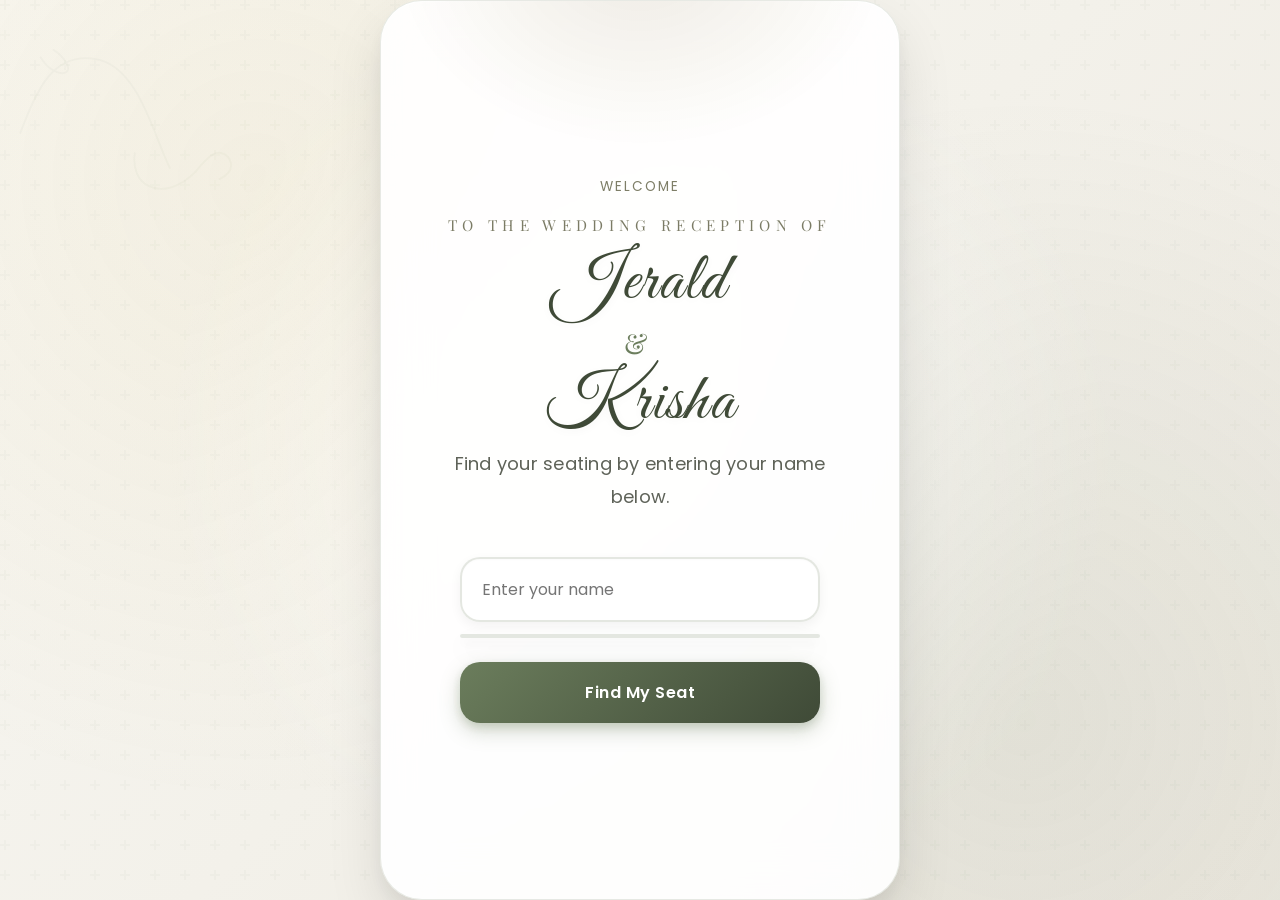
<file: templates/index.html>
<!DOCTYPE html>
<html>
<head>
    <meta name="viewport" content="width=device-width, initial-scale=1">
    <title>Welcome</title>
    <link rel="stylesheet" href="/static/style.css">
    <link href="https://fonts.googleapis.com/css2?family=Great+Vibes&family=Playfair+Display:wght@400;500;600&family=Poppins:wght@300;400;500&display=swap" rel="stylesheet">
</head>
<body>
    <div class="container">
        <div class="hero">
            <div class="eyebrow">Welcome</div>
            <p class="intro">to the wedding reception of</p>
            <h1>Jerald <span class="amp">&amp;</span> Krisha</h1>
            <p class="lead">Find your seating by entering your name below.</p>
        </div>

        <form method="POST" autocomplete="off">
            <input 
                type="text" 
                id="nameInput"
                name="name" 
                placeholder="Enter your name"
                required
                inputmode="text"
            >

            <div id="suggestions" class="suggestions-box"></div>

            <button type="submit">Find My Seat</button>
        </form>
    </div>

    <script>
        const input = document.getElementById("nameInput");
        const suggestionsBox = document.getElementById("suggestions");

        input.addEventListener("input", async () => {
            const query = input.value;

            if (query.length < 1) {
                suggestionsBox.innerHTML = "";
                return;
            }

            const res = await fetch(`/search?q=${query}`);
            const data = await res.json();

            suggestionsBox.innerHTML = "";

            data.results.forEach(guest => {
                const div = document.createElement("div");
                div.classList.add("suggestion-item");
                div.textContent = guest.name;

                div.onclick = () => {
                    window.location.href = `/guest/${guest.id}`;
                };

                suggestionsBox.appendChild(div);
            });
        });

        document.addEventListener("click", (e) => {
            if (!e.target.closest("form")) {
                suggestionsBox.innerHTML = "";
            }
        });
    </script>
</body>
</html>
</file>
<file: static/style.css>
:root {
    --olive: #6b7d5c;
    --olive-dark: #3f4a37;
    --bg: #f7f6f2;
    --soft: #ede9e1;
    --text: #3b3f36;
    --border: rgba(107,125,92,0.18);
    --card: rgba(255,255,255,0.78);
    --gold: #d4af37;
    --rose: #f8e8e8;
    --accent: #e8f4e8;
}

/* RESET */
* {
    margin: 0;
    padding: 0;
    box-sizing: border-box;
}

html, body {
    width: 100%;
    height: 100%;
    overflow-x: hidden;
    -webkit-text-size-adjust: 100%;
}

/* BODY - WEDDING ATMOSPHERE */
body {
    font-family: 'Poppins', sans-serif;
    background: linear-gradient(135deg, #f8f7f3 0%, #f3f1ea 50%, #ede9e1 100%);
    color: var(--text);

    min-height: 100vh;
    min-height: 100dvh;

    display: flex;
    flex-direction: column;

    position: relative;
}

/* SOFT ROMANTIC BACKDROP */
body::before {
    content: "";
    position: fixed;
    inset: 0;
    background:
        radial-gradient(circle at 20% 20%, rgba(212,175,55,0.08), transparent 50%),
        radial-gradient(circle at 80% 80%, rgba(107,125,92,0.10), transparent 50%),
        radial-gradient(circle at 50% 50%, rgba(255,255,255,0.7), transparent 60%),
        url("data:image/svg+xml,%3Csvg width='60' height='60' viewBox='0 0 60 60' xmlns='http://www.w3.org/2000/svg'%3E%3Cg fill='none' fill-rule='evenodd'%3E%3Cg fill='%236b7d5c' fill-opacity='0.03'%3E%3Cpath d='M36 34v-4h-2v4h-4v2h4v4h2v-4h4v-2h-4zm0-30V0h-2v4h-4v2h4v4h2V6h4V4h-4zM6 34v-4H4v4H0v2h4v4h2v-4h4v-2H6zM6 4V0H4v4H0v2h4v4h2V6h4V4H6z'/%3E%3C/g%3E%3C/g%3E%3C/svg%3E") repeat;
    pointer-events: none;
    z-index: 0;
}

body::after {
    content: "";
    position: fixed;
    inset: 0;
    background-image: url("data:image/svg+xml,%3Csvg width='260' height='260' viewBox='0 0 260 260' xmlns='http://www.w3.org/2000/svg'%3E%3Cg fill='none' stroke='%236b7d5c' stroke-width='2' stroke-linecap='round' stroke-linejoin='round' opacity='0.18'%3E%3Cpath d='M22 144c18-48 36-88 82-80s62 82 80 118'/%3E%3Cpath d='M44 62c8 14 22 20 28 16s-4-18-14-24'/%3E%3Cpath d='M212 186c-18 18-36 22-50 16s-18-22-16-36'/%3E%3Cpath d='M212 186c8-10 16-18 22-20s14 2 16 10-4 14-12 18'/%3E%3C/g%3E%3C/svg%3E");
    background-repeat: no-repeat;
    background-position: top left;
    background-size: 240px 240px;
    opacity: 0.22;
    pointer-events: none;
    z-index: 0;
}

/* MAIN CARD */
.card, .container {
    position: relative;
    z-index: 1;

    width: 100%;
    max-width: 520px;
    min-height: 100vh;
    min-height: 100dvh;

    display: flex;
    flex-direction: column;
    justify-content: center;
    align-items: center;

    padding: clamp(34px, 8vw, 64px);
    margin: 0 auto;

    text-align: center;

    background: rgba(255,255,255,0.92);
    backdrop-filter: blur(24px);
    -webkit-backdrop-filter: blur(24px);

    border: 1px solid rgba(107,125,92,0.16);
    border-radius: 42px;

    overflow: hidden;
    box-shadow:
        0 24px 55px rgba(0,0,0,0.10),
        0 10px 18px rgba(0,0,0,0.05),
        inset 0 1px 0 rgba(255,255,255,0.85);

    animation: fadeIn 0.6s ease-out;
}

.container::before {
    content: "";
    position: absolute;
    top: -40px;
    left: 50%;
    transform: translateX(-50%);
    width: calc(100% + 60px);
    height: 220px;
    background: radial-gradient(ellipse at top center, rgba(237,233,225,0.92), transparent 60%);
    border-radius: 50% 50% 0 0;
    pointer-events: none;
    z-index: -1;
}

.hero {
    margin-bottom: 24px;
}

.eyebrow {
    font-family: 'Poppins', sans-serif;
    font-size: 0.85rem;
    letter-spacing: 2px;
    text-transform: uppercase;
    color: #7e7e67;
    margin-bottom: 14px;
}

.intro {
    font-family: 'Playfair Display', serif;
    font-size: 0.95rem;
    color: #7b7b65;
    margin-bottom: 8px;
    letter-spacing: 0.35em;
    text-transform: uppercase;
}

h1 {
    font-family: 'Great Vibes', cursive;
    font-size: clamp(36px, 10vw, 68px);
    color: var(--olive-dark);
    margin-bottom: 8px;
    letter-spacing: 0.02em;
    font-weight: 400;
    line-height: 1.05;
    text-shadow: 0 2px 10px rgba(0,0,0,0.04);
}

h1 .amp {
    display: block;
    font-family: 'Playfair Display', serif;
    font-size: clamp(18px, 4vw, 28px);
    letter-spacing: 0.35em;
    margin: 10px auto;
    color: var(--olive);
}

h2 {
    font-family: 'Playfair Display', serif;
    font-size: clamp(44px, 10vw, 62px);
    color: var(--olive);
    margin: 14px 0 10px;
    font-weight: 700;
    letter-spacing: 1px;
    line-height: 1.05;
}

h3 {
    font-family: 'Playfair Display', serif;
    font-size: clamp(20px, 4.5vw, 26px);
    color: #4f563f;
    margin: 16px 0 0;
    font-weight: 500;
    letter-spacing: 0.4px;
    line-height: 1.4;
}

p, .lead {
    font-family: 'Poppins', sans-serif;
    font-size: clamp(15px, 3.5vw, 17px);
    color: #5e6258;
    line-height: 1.85;
    letter-spacing: 0.25px;
    max-width: 42rem;
    margin: 0 auto;
}

.lead {
    font-size: clamp(16px, 3.7vw, 18px);
    font-weight: 400;
}

.small-text {
    font-size: 0.9rem;
    letter-spacing: 0.4px;
    color: #7b7e70;
    text-transform: uppercase;
}

.cards-container h1 {
    font-family: 'Playfair Display', serif;
    font-size: clamp(28px, 6vw, 42px);
    letter-spacing: 0.8px;
    text-transform: uppercase;
    margin-bottom: 24px;
    color: var(--olive-dark);
}

.wedding-card {
    padding: 0;
    max-width: 640px;
    border-radius: 42px;
    background: linear-gradient(180deg, rgba(255,255,255,0.96), rgba(250,248,243,0.96));
    overflow: hidden;
}

.wedding-card::before {
    content: '';
    position: absolute;
    inset: 0;
    background: radial-gradient(circle at top, rgba(107,125,92,0.08), transparent 35%);
    pointer-events: none;
    z-index: 0;
}

.wedding-card .card-content {
    position: relative;
    z-index: 1;
    padding: 44px 34px;
}

.wedding-card .table {
    margin: 18px auto 0;
}

.wedding-card img {
    margin: 30px auto 0;
}

.wedding-card .actions {
    margin-top: 28px;
}

/* INPUT */
input {
    width: 100%;
    max-width: 380px;

    padding: 18px 20px;
    margin-top: 20px;

    border-radius: 20px;
    border: 2px solid var(--border);

    font-size: 16px;
    font-family: 'Poppins', sans-serif;

    background: rgba(255,255,255,0.95);

    transition: all 0.3s ease;

    box-shadow: 
        0 4px 12px rgba(0,0,0,0.05),
        inset 0 1px 2px rgba(0,0,0,0.02);
}

input:focus {
    outline: none;
    border-color: var(--olive);
    background: white;
    box-shadow:
        0 0 0 4px rgba(107,125,92,0.15),
        0 8px 20px rgba(0,0,0,0.08),
        inset 0 1px 2px rgba(0,0,0,0.02);
    transform: translateY(-1px);
}

/* BUTTON - ELEGANT WEDDING CTA */
button {
    width: 100%;
    max-width: 380px;

    padding: 18px;

    margin-top: 24px;

    border: none;
    border-radius: 20px;

    background: linear-gradient(135deg, var(--olive) 0%, var(--olive-dark) 100%);
    color: white;

    font-size: 16px;
    font-weight: 600;
    letter-spacing: 0.5px;
    font-family: 'Poppins', sans-serif;

    cursor: pointer;

    min-height: 56px;

    box-shadow: 
        0 8px 20px rgba(107,125,92,0.3),
        0 4px 8px rgba(107,125,92,0.2);

    transition: all 0.3s ease;
    position: relative;
    overflow: hidden;
}

button::before {
    content: '';
    position: absolute;
    top: 0;
    left: -100%;
    width: 100%;
    height: 100%;
    background: linear-gradient(90deg, transparent, rgba(255,255,255,0.2), transparent);
    transition: left 0.5s;
}

button:hover::before {
    left: 100%;
}

button:hover {
    transform: translateY(-2px);
    box-shadow: 
        0 12px 28px rgba(107,125,92,0.35),
        0 6px 12px rgba(107,125,92,0.25);
}

button:active {
    transform: translateY(0) scale(0.98);
    box-shadow: 0 4px 12px rgba(107,125,92,0.3);
}

/* LINKS */
a {
    margin-top: 16px;
    text-decoration: none;
    color: var(--olive);
    font-size: 14px;
}

/* AUTOCOMPLETE */
.suggestions-box {
    width: 100%;
    max-width: 380px;

    background: rgba(255,255,255,0.98);

    border-radius: 18px;
    border: 2px solid var(--border);

    margin-top: 12px;

    overflow: hidden;

    box-shadow: 
        0 12px 28px rgba(0,0,0,0.1),
        0 6px 12px rgba(0,0,0,0.06);
    backdrop-filter: blur(10px);
}

.suggestion-item {
    padding: 16px 20px;
    font-size: 16px;
    cursor: pointer;
    text-align: left;
    font-family: 'Poppins', sans-serif;

    transition: all 0.2s ease;
    border-bottom: 1px solid rgba(107,125,92,0.08);
}

.suggestion-item:last-child {
    border-bottom: none;
}

.suggestion-item:hover,
.suggestion-item:active {
    background: rgba(107,125,92,0.08);
    color: var(--olive-dark);
    transform: translateX(4px);
}

.cards-container h1 {
    text-align: center;
    font-family: 'Playfair Display', serif;
    font-size: clamp(32px, 8vw, 48px);
    color: var(--olive-dark);
    margin-bottom: 20px;
    font-weight: 600;
}

.cards-grid {
    display: grid;
    grid-template-columns: 1fr;
    gap: 20px;
    margin-top: 30px;
}

@media (min-width: 600px) {
    .cards-grid {
        grid-template-columns: repeat(auto-fit, minmax(300px, 1fr));
    }
}

.cards-grid .card {
    background: var(--card);
    backdrop-filter: blur(15px);
    border: 1px solid var(--border);
    border-radius: 20px;
    padding: 24px;
    box-shadow: 0 8px 24px rgba(0,0,0,0.08);
    display: flex;
    justify-content: space-between;
    align-items: center;
    transition: all 0.3s ease;
    cursor: pointer;
    min-height: auto;
    max-width: none;
    margin: 0;
}

.cards-grid .card:hover {
    transform: translateY(-4px);
    box-shadow: 0 12px 32px rgba(0,0,0,0.12);
}

.card-item-name {
    font-weight: 600;
    font-size: 18px;
    color: var(--olive-dark);
    margin-bottom: 4px;
}

.card-item-table {
    color: var(--olive);
    font-size: 16px;
    font-weight: 500;
}

.card-item-link {
    text-decoration: none;
    color: white;
    background: linear-gradient(135deg, var(--olive), var(--olive-dark));
    padding: 12px 20px;
    border-radius: 16px;
    font-size: 14px;
    font-weight: 500;
    font-family: 'Poppins', sans-serif;
    box-shadow: 0 4px 12px rgba(107,125,92,0.25);
    transition: all 0.3s ease;
}

.card-item-link:hover {
    transform: translateY(-2px);
    box-shadow: 0 6px 16px rgba(107,125,92,0.3);
}

@media print {
    .actions {
        display: none;
    }
}

/* FADE IN */
@keyframes fadeIn {
    from {
        opacity: 0;
        transform: translateY(16px);
    }
    to {
        opacity: 1;
        transform: translateY(0);
    }
}

@keyframes slideInUp {
    from {
        opacity: 0;
        transform: translateY(30px);
    }
    to {
        opacity: 1;
        transform: translateY(0);
    }
}

.cards-grid .card {
    animation: slideInUp 0.5s ease-out;
    animation-fill-mode: both;
}

.cards-grid .card:nth-child(1) { animation-delay: 0.1s; }
.cards-grid .card:nth-child(2) { animation-delay: 0.2s; }
.cards-grid .card:nth-child(3) { animation-delay: 0.3s; }
.cards-grid .card:nth-child(4) { animation-delay: 0.4s; }
.cards-grid .card:nth-child(5) { animation-delay: 0.5s; }
.cards-grid .card:nth-child(n+6) { animation-delay: 0.6s; }

/* 📱 MOBILE */
@media (max-width: 768px) {

    body {
        padding: 0 14px !important;
        margin: 0 !important;
    }

    .card, .container {
        padding: 24px 18px !important;
        border-radius: 18px !important;
        margin: 10px 0 !important;
        min-height: calc(100vh - 20px) !important;
        min-height: calc(100dvh - 20px) !important;
        width: auto !important;
        max-width: 100% !important;
        box-sizing: border-box !important;
    }

    .cards-container {
        padding: 16px 12px !important;
        margin: 0 !important;
        width: auto !important;
    }

    .cards-grid {
        gap: 12px !important;
        padding: 0 !important;
    }

    .cards-grid .card {
        padding: 18px 16px !important;
        border-radius: 16px !important;
        margin: 0 !important;
    }

    h1 {
        font-size: 26px !important;
    }

    h2 {
        font-size: 38px !important;
    }

    h3 {
        font-size: 20px !important;
    }

    input, button, .suggestions-box {
        max-width: 100% !important;
        width: 100% !important;
    }

    .card {
        max-width: none !important;
        padding: 26px 18px !important;
        width: auto !important;
        margin: 10px 0 !important;
    }

    .card .actions {
        flex-direction: column !important;
        align-items: center !important;
        gap: 8px !important;
    }

    .card .btn {
        width: 100% !important;
        max-width: none !important;
        min-width: auto !important;
    }
}
</file>
